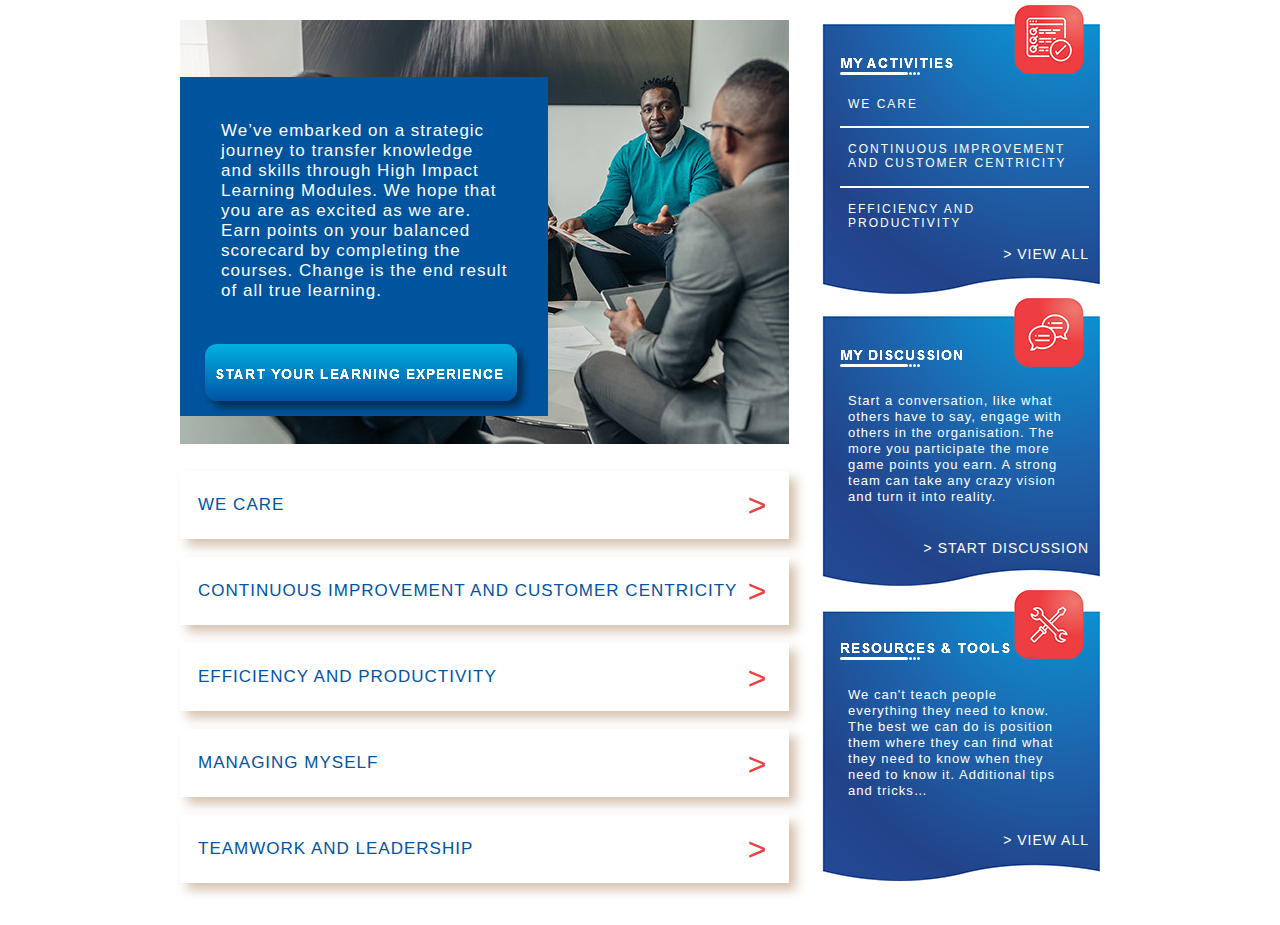
<file: index.html>
<!DOCTYPE html>
<html class="nojs html css_verticalspacer" lang="en-US">
 <head>

  <meta http-equiv="Content-type" content="text/html;charset=UTF-8"/>
  <meta name="generator" content="2018.1.0.386"/>
  <meta name="viewport" content="width=device-width, initial-scale=1.0"/>
  
  <script type="text/javascript">
   // Update the 'nojs'/'js' class on the html node
document.documentElement.className = document.documentElement.className.replace(/\bnojs\b/g, 'js');

// Check that all required assets are uploaded and up-to-date
if(typeof Muse == "undefined") window.Muse = {}; window.Muse.assets = {"required":["museutils.js", "museconfig.js", "jquery.musepolyfill.bgsize.js", "jquery.watch.js", "require.js", "index.css"], "outOfDate":[]};
</script>
  
  <title>Home</title>
  <!-- CSS -->
  <link rel="stylesheet" type="text/css" href="css/site_global.css?crc=444006867"/>
  <link rel="stylesheet" type="text/css" href="css/index.css?crc=3845429972" id="pagesheet"/>
   </head>
 <body>

  <div class="clearfix borderbox" id="page"><!-- group -->
   <div class="museBGSize grpelem" id="u424"><!-- content -->
    <div class="fluid_height_spacer"></div>
   </div>
   <div class="clearfix grpelem" id="u104"><!-- column -->
    <div class="clearfix colelem" id="u170-6"><!-- content -->
     <p>We’ve embarked on a strategic journey to transfer knowledge and skills through High Impact Learning Modules. We hope that you are as excited as we are. Earn points on your balanced scorecard by completing the courses. Change is the end result of all true learning.</p>
     <p>&nbsp;</p>
     <p>&nbsp;</p>
    </div>
    <div class="pointer_cursor Button shadow gradient rounded-corners clearfix colelem" id="buttonu348" data-visibility="changed" style="visibility:hidden"><!-- container box -->
     <a class="block" target="_blank" href="https://europassist.eu.crossknowledge.com/site/my-activity#/courses"><!-- Block link tag --></a>
     <a class="nonblock nontext grpelem" id="u349" href="https://europassist.eu.crossknowledge.com/site/my-activity#/courses" target="_blank"><!-- state-based BG images --><div id="u349_states"><img alt="START YOUR LEARNING EXPERIENCE" src="images/blank.gif?crc=4208392903"/><div class="fluid_height_spacer"></div></div></a>
    </div>
   </div>
   <div class="shadow grpelem" id="u110"><!-- simple frame --></div>
   <div class="shadow grpelem" id="u128"><!-- simple frame --></div>
   <div class="shadow grpelem" id="u131"><!-- simple frame --></div>
   <div class="shadow grpelem" id="u134"><!-- simple frame --></div>
   <div class="shadow grpelem" id="u122"><!-- simple frame --></div>
   <div class="clearfix grpelem" id="u167"><!-- column -->
    <div class="clip_frame colelem" id="u137"><!-- image -->
     <img class="block" id="u137_img" src="images/asset%208activities.png?crc=224294552" alt="" data-heightwidthratio="0.8947368421052632" data-image-width="323" data-image-height="289"/>
    </div>
    <div class="clip_frame colelem" id="u147"><!-- image -->
     <img class="block" id="u147_img" src="images/asset%205my%20discussion.png?crc=220429068" alt="" data-heightwidthratio="0.891640866873065" data-image-width="323" data-image-height="288"/>
    </div>
    <div class="clip_frame colelem" id="u154"><!-- image -->
     <img class="block" id="u154_img" src="images/asset%206resources.png?crc=203063581" alt="" data-heightwidthratio="0.9009287925696594" data-image-width="323" data-image-height="291"/>
    </div>
   </div>
   <a class="nonblock nontext clearfix grpelem" id="u182-4" href="https://europassist.eu.crossknowledge.com/sso/session/460/Enroll/yes/" target="_blank"><!-- content --><p>WE CARE</p></a>
   <a class="nonblock nontext clearfix grpelem" id="u358-4" href="https://europassist.eu.crossknowledge.com/sso/session/489/Enroll/yes/" target="_blank"><!-- content --><p>CONTINUOUS IMPROVEMENT AND CUSTOMER CENTRICITY</p></a>
   <a class="nonblock nontext clearfix grpelem" id="u239-4" href="https://europassist.eu.crossknowledge.com/sso/content/53595/" target="_blank"><!-- content --><p>EFFICIENCY AND PRODUCTIVITY</p></a>
   <div class="clearfix grpelem" id="u188-4"><!-- content -->
    <p>Start a conversation, like what others have to say, engage with others in the organisation. The more you participate the more game points you earn. A strong team can take any crazy vision and turn it into reality.</p>
   </div>
   <div class="clearfix grpelem" id="u194-4"><!-- content -->
    <p>We can't teach people everything they need to know. The best we can do is position them where they can find what they need to know when they need to know it. Additional tips and tricks…</p>
   </div>
   <img class="grpelem" id="u197-4" alt="MY ACTIVITIES" src="images/u197-4.png?crc=3974650784" data-image-width="145"/><!-- rasterized frame -->
   <img class="grpelem" id="u200-4" alt="MY DISCUSSION" src="images/u200-4.png?crc=458538687" data-image-width="145"/><!-- rasterized frame -->
   <div class="clearfix grpelem" id="u451"><!-- group -->
    <a class="nonblock nontext clearfix grpelem" id="u248-4" href="https://europassist.eu.crossknowledge.com/sso/session/460/Enroll/yes/" target="_blank" data-sizePolicy="fixed" data-pintopage="page_fluidx"><!-- content --><p id="u248-2">WE CARE</p></a>
    <a class="nonblock nontext clearfix grpelem" id="u257-4" href="https://europassist.eu.crossknowledge.com/sso/session/460/Enroll/yes/" target="_blank" data-sizePolicy="fixed" data-pintopage="page_fluidx"><!-- content --><p id="u257-2">&gt;</p></a>
   </div>
   <div class="clearfix grpelem" id="u439"><!-- group -->
    <a class="nonblock nontext clearfix grpelem" id="u265-4" href="courses.html" target="_blank" data-sizePolicy="fixed" data-pintopage="page_fluidx"><!-- content --><p id="u265-2">CONTINUOUS IMPROVEMENT AND CUSTOMER CENTRICITY</p></a>
    <a class="nonblock nontext clearfix grpelem" id="u264-4" href="courses.html" target="_blank" data-sizePolicy="fixed" data-pintopage="page_fluidx"><!-- content --><p id="u264-2">&gt;</p></a>
   </div>
   <div class="clearfix grpelem" id="u442"><!-- group -->
    <a class="nonblock nontext clearfix grpelem" id="u273-4" href="courses.html" target="_blank" data-sizePolicy="fixed" data-pintopage="page_fluidx"><!-- content --><p id="u273-2">EFFICIENCY AND PRODUCTIVITY</p></a>
    <a class="nonblock nontext clearfix grpelem" id="u274-4" href="courses.html" target="_blank" data-sizePolicy="fixed" data-pintopage="page_fluidx"><!-- content --><p id="u274-2">&gt;</p></a>
   </div>
   <div class="clearfix grpelem" id="u448"><!-- group -->
    <a class="nonblock nontext clearfix grpelem" id="u327-4" href="https://europassist.eu.crossknowledge.com/sso/content/53595/" target="_blank" data-sizePolicy="fixed" data-pintopage="page_fluidx"><!-- content --><p id="u327-2">TEAMWORK AND LEADERSHIP</p></a>
    <a class="nonblock nontext clearfix grpelem" id="u328-4" href="https://europassist.eu.crossknowledge.com/sso/content/53595/" target="_blank" data-sizePolicy="fixed" data-pintopage="page_fluidx"><!-- content --><p id="u328-2">&gt;</p></a>
   </div>
   <div class="clearfix grpelem" id="u445"><!-- group -->
    <a class="nonblock nontext clearfix grpelem" id="u291-4" href="https://europassist.eu.crossknowledge.com/sso/content/53595/" target="_blank" data-sizePolicy="fixed" data-pintopage="page_fluidx"><!-- content --><p id="u291-2">MANAGING MYSELF</p></a>
    <a class="nonblock nontext clearfix grpelem" id="u292-4" href="https://europassist.eu.crossknowledge.com/sso/content/53595/" target="_blank" data-sizePolicy="fixed" data-pintopage="page_fluidx"><!-- content --><p id="u292-2">&gt;</p></a>
   </div>
   <a class="nonblock nontext clearfix grpelem" id="u221-4" href="https://europassist.eu.crossknowledge.com/site/my-activity#/dashboard" target="_blank" data-sizePolicy="fixed" data-pintopage="page_fluidx"><!-- content --><p>&gt; VIEW ALL</p></a>
   <a class="nonblock nontext clearfix grpelem" id="u224-4" href="https://europassist.eu.crossknowledge.com/candidat/my_discussions.php" target="_blank" data-sizePolicy="fixed" data-pintopage="page_fluidx"><!-- content --><p>&gt; START DISCUSSION</p></a>
   <a class="nonblock nontext clearfix grpelem" id="u227-4" href="https://europassist.eu.crossknowledge.com/site/my-activity#/recent-resources" target="_blank" data-sizePolicy="fixed" data-pintopage="page_fluidx"><!-- content --><p>&gt; VIEW ALL</p></a>
   <img class="grpelem" id="u206-4" alt="RESOURCES &amp; TOOLS" src="images/u206-4.png?crc=3761479188" data-image-width="185"/><!-- rasterized frame -->
   <div class="grpelem" id="u242"><!-- simple frame --></div>
   <div class="grpelem" id="u245"><!-- simple frame --></div>
   <div class="clearfix grpelem" id="u373"><!-- group -->
    <div class="rounded-corners grpelem" id="u361"><!-- simple frame --></div>
    <div class="rounded-corners grpelem" id="u364"><!-- simple frame --></div>
    <div class="rounded-corners grpelem" id="u367"><!-- simple frame --></div>
    <div class="rounded-corners grpelem" id="u370"><!-- simple frame --></div>
   </div>
   <div class="clearfix grpelem" id="u376"><!-- group -->
    <div class="rounded-corners grpelem" id="u380"><!-- simple frame --></div>
    <div class="rounded-corners grpelem" id="u378"><!-- simple frame --></div>
    <div class="rounded-corners grpelem" id="u379"><!-- simple frame --></div>
    <div class="rounded-corners grpelem" id="u377"><!-- simple frame --></div>
   </div>
   <div class="clearfix grpelem" id="u406"><!-- group -->
    <div class="rounded-corners grpelem" id="u410"><!-- simple frame --></div>
    <div class="rounded-corners grpelem" id="u409"><!-- simple frame --></div>
    <div class="rounded-corners grpelem" id="u408"><!-- simple frame --></div>
    <div class="rounded-corners grpelem" id="u407"><!-- simple frame --></div>
   </div>
   <div class="verticalspacer" data-offset-top="883" data-content-above-spacer="883" data-content-below-spacer="41" data-sizePolicy="fixed" data-pintopage="page_fixedLeft"></div>
  </div>
  <div class="preload_images">
   <img class="preload" src="images/u349_states-r.png?crc=3940498510" alt=""/>
   <img class="preload" src="images/u349_states-m.png?crc=4081827754" alt=""/>
  </div>
  <!-- Other scripts -->
  <script type="text/javascript">
   // Decide whether to suppress missing file error or not based on preference setting
var suppressMissingFileError = false
</script>
  <script type="text/javascript">
   window.Muse.assets.check=function(c){if(!window.Muse.assets.checked){window.Muse.assets.checked=!0;var b={},d=function(a,b){if(window.getComputedStyle){var c=window.getComputedStyle(a,null);return c&&c.getPropertyValue(b)||c&&c[b]||""}if(document.documentElement.currentStyle)return(c=a.currentStyle)&&c[b]||a.style&&a.style[b]||"";return""},a=function(a){if(a.match(/^rgb/))return a=a.replace(/\s+/g,"").match(/([\d\,]+)/gi)[0].split(","),(parseInt(a[0])<<16)+(parseInt(a[1])<<8)+parseInt(a[2]);if(a.match(/^\#/))return parseInt(a.substr(1),
16);return 0},f=function(f){for(var g=document.getElementsByTagName("link"),j=0;j<g.length;j++)if("text/css"==g[j].type){var l=(g[j].href||"").match(/\/?css\/([\w\-]+\.css)\?crc=(\d+)/);if(!l||!l[1]||!l[2])break;b[l[1]]=l[2]}g=document.createElement("div");g.className="version";g.style.cssText="display:none; width:1px; height:1px;";document.getElementsByTagName("body")[0].appendChild(g);for(j=0;j<Muse.assets.required.length;){var l=Muse.assets.required[j],k=l.match(/([\w\-\.]+)\.(\w+)$/),i=k&&k[1]?
k[1]:null,k=k&&k[2]?k[2]:null;switch(k.toLowerCase()){case "css":i=i.replace(/\W/gi,"_").replace(/^([^a-z])/gi,"_$1");g.className+=" "+i;i=a(d(g,"color"));k=a(d(g,"backgroundColor"));i!=0||k!=0?(Muse.assets.required.splice(j,1),"undefined"!=typeof b[l]&&(i!=b[l]>>>24||k!=(b[l]&16777215))&&Muse.assets.outOfDate.push(l)):j++;g.className="version";break;case "js":j++;break;default:throw Error("Unsupported file type: "+k);}}c?c().jquery!="1.8.3"&&Muse.assets.outOfDate.push("jquery-1.8.3.min.js"):Muse.assets.required.push("jquery-1.8.3.min.js");
g.parentNode.removeChild(g);if(Muse.assets.outOfDate.length||Muse.assets.required.length)g="Some files on the server may be missing or incorrect. Clear browser cache and try again. If the problem persists please contact website author.",f&&Muse.assets.outOfDate.length&&(g+="\nOut of date: "+Muse.assets.outOfDate.join(",")),f&&Muse.assets.required.length&&(g+="\nMissing: "+Muse.assets.required.join(",")),suppressMissingFileError?(g+="\nUse SuppressMissingFileError key in AppPrefs.xml to show missing file error pop up.",console.log(g)):alert(g)};location&&location.search&&location.search.match&&location.search.match(/muse_debug/gi)?
setTimeout(function(){f(!0)},5E3):f()}};
var muse_init=function(){require.config({baseUrl:""});require(["jquery","museutils","whatinput","jquery.musepolyfill.bgsize","jquery.watch"],function(c){var $ = c;$(document).ready(function(){try{
window.Muse.assets.check($);/* body */
Muse.Utils.transformMarkupToFixBrowserProblemsPreInit();/* body */
Muse.Utils.prepHyperlinks(true);/* body */
Muse.Utils.makeButtonsVisibleAfterSettingMinWidth();/* body */
Muse.Utils.fullPage('#page');/* 100% height page */
Muse.Utils.showWidgetsWhenReady();/* body */
Muse.Utils.transformMarkupToFixBrowserProblems();/* body */
}catch(b){if(b&&"function"==typeof b.notify?b.notify():Muse.Assert.fail("Error calling selector function: "+b),false)throw b;}})})};

</script>
  <!-- RequireJS script -->
  <script src="scripts/require.js?crc=7928878" type="text/javascript" async data-main="scripts/museconfig.js?crc=4286661555" onload="if (requirejs) requirejs.onError = function(requireType, requireModule) { if (requireType && requireType.toString && requireType.toString().indexOf && 0 <= requireType.toString().indexOf('#scripterror')) window.Muse.assets.check(); }" onerror="window.Muse.assets.check();"></script>
   </body>
</html>
</file>
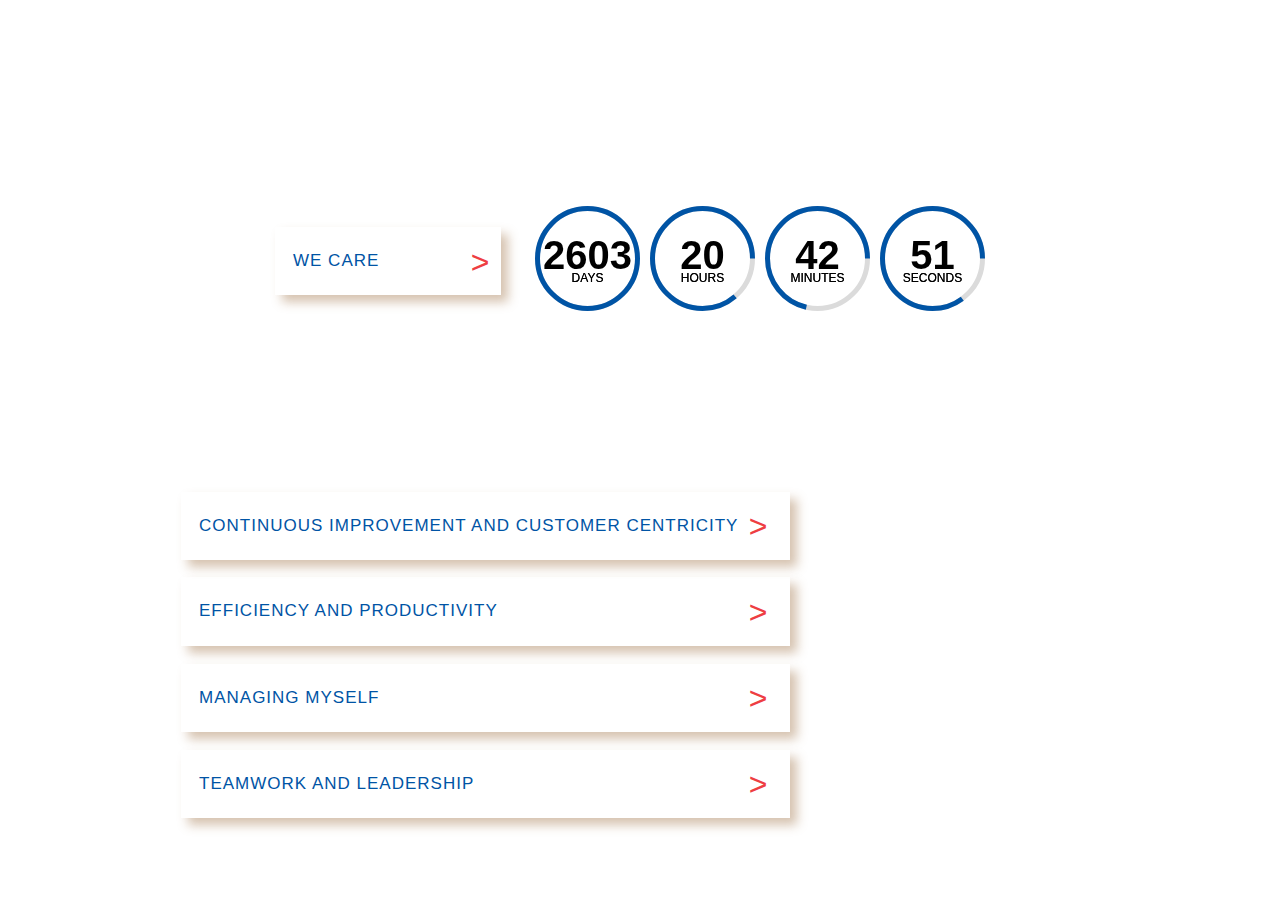
<file: courses.html>
<!DOCTYPE html>
<html class="nojs html css_verticalspacer" lang="en-US">
 <head>

  <meta http-equiv="Content-type" content="text/html;charset=UTF-8"/>
  <meta name="generator" content="2018.1.0.386"/>
  <meta name="viewport" content="width=device-width, initial-scale=1.0"/>
  
  <script type="text/javascript">
   // Update the 'nojs'/'js' class on the html node
document.documentElement.className = document.documentElement.className.replace(/\bnojs\b/g, 'js');

// Check that all required assets are uploaded and up-to-date
if(typeof Muse == "undefined") window.Muse = {}; window.Muse.assets = {"required":["museutils.js", "museconfig.js", "jquery.watch.js", "require.js", "courses.css"], "outOfDate":[]};
</script>
  
  <title>Courses</title>
  <!-- CSS -->
  <link rel="stylesheet" type="text/css" href="css/site_global.css?crc=444006867"/>
  <link rel="stylesheet" type="text/css" href="css/courses.css?crc=287027855" id="pagesheet"/>
    <!--HTML Widget code-->
  
	<link rel='stylesheet prefetch' href='http://fonts.googleapis.com/css?family=Lato:100,300,400,700,900'>
	
 </head>
 <body>

  <div class="clearfix borderbox" id="page"><!-- column -->
   <div class="clearfix colelem" id="pu471"><!-- group -->
    <div class="shadow clearfix grpelem" id="u471"><!-- group -->
     <a class="nonblock nontext clearfix grpelem" id="u484-4" href="https://europassist.eu.crossknowledge.com/sso/session/460/Enroll/yes/" target="_blank" data-sizePolicy="fixed" data-pintopage="page_fluidx"><!-- content --><p id="u484-2">WE CARE</p></a>
     <a class="nonblock nontext clearfix grpelem" id="u485-4" href="https://europassist.eu.crossknowledge.com/sso/session/460/Enroll/yes/" target="_blank" data-sizePolicy="fixed" data-pintopage="page_fluidx"><!-- content --><p id="u485-2">&gt;</p></a>
    </div>
    <div class="size_fixed grpelem" id="u560" data-sizePolicy="fixed" data-pintopage="page_fixedLeft"><!-- custom html -->
     
 <div class="countdownwrap"></div>
 	
    </div>
    <div class="grpelem" id="u565"><!-- simple frame --></div>
   </div>
   <div class="shadow clearfix colelem" id="u475"><!-- group -->
    <div class="clearfix grpelem" id="u486"><!-- group -->
     <a class="nonblock nontext clearfix grpelem" id="u488-4" href="https://europassist.eu.crossknowledge.com/sso/session/489/Enroll/yes/" target="_blank" data-sizePolicy="fixed" data-pintopage="page_fluidx"><!-- content --><p id="u488-2">CONTINUOUS IMPROVEMENT AND CUSTOMER CENTRICITY</p></a>
     <a class="nonblock nontext clearfix grpelem" id="u487-4" href="https://europassist.eu.crossknowledge.com/sso/session/489/Enroll/yes/" target="_blank" data-sizePolicy="fixed" data-pintopage="page_fluidx"><!-- content --><p id="u487-2">&gt;</p></a>
    </div>
   </div>
   <div class="shadow clearfix colelem" id="u472"><!-- group -->
    <div class="clearfix grpelem" id="u489"><!-- group -->
     <a class="nonblock nontext clearfix grpelem" id="u490-4" href="https://europassist.eu.crossknowledge.com/sso/content/53595/" target="_blank" data-sizePolicy="fixed" data-pintopage="page_fluidx"><!-- content --><p id="u490-2">EFFICIENCY AND PRODUCTIVITY</p></a>
     <a class="nonblock nontext clearfix grpelem" id="u491-4" href="https://europassist.eu.crossknowledge.com/sso/content/53595/" target="_blank" data-sizePolicy="fixed" data-pintopage="page_fluidx"><!-- content --><p id="u491-2">&gt;</p></a>
    </div>
   </div>
   <div class="shadow clearfix colelem" id="u473"><!-- group -->
    <div class="clearfix grpelem" id="u495"><!-- group -->
     <a class="nonblock nontext clearfix grpelem" id="u496-4" href="https://europassist.eu.crossknowledge.com/sso/content/53595/" target="_blank" data-sizePolicy="fixed" data-pintopage="page_fluidx"><!-- content --><p id="u496-2">MANAGING MYSELF</p></a>
     <a class="nonblock nontext clearfix grpelem" id="u497-4" href="https://europassist.eu.crossknowledge.com/sso/content/53595/" target="_blank" data-sizePolicy="fixed" data-pintopage="page_fluidx"><!-- content --><p id="u497-2">&gt;</p></a>
    </div>
   </div>
   <div class="shadow clearfix colelem" id="u474"><!-- group -->
    <div class="clearfix grpelem" id="u492"><!-- group -->
     <a class="nonblock nontext clearfix grpelem" id="u494-4" href="https://europassist.eu.crossknowledge.com/sso/content/53595/" target="_blank" data-sizePolicy="fixed" data-pintopage="page_fluidx"><!-- content --><p id="u494-2">TEAMWORK AND LEADERSHIP</p></a>
     <a class="nonblock nontext clearfix grpelem" id="u493-4" href="https://europassist.eu.crossknowledge.com/sso/content/53595/" target="_blank" data-sizePolicy="fixed" data-pintopage="page_fluidx"><!-- content --><p id="u493-2">&gt;</p></a>
    </div>
   </div>
   <div class="verticalspacer" data-offset-top="817" data-content-above-spacer="817" data-content-below-spacer="41" data-sizePolicy="fixed" data-pintopage="page_fixedLeft"></div>
  </div>
  <!-- JS includes -->
  <script type="text/javascript">
   if (document.location.protocol != 'https:') document.write('\x3Cscript src="http://musecdn.businesscatalyst.com/scripts/4.0/jquery-1.8.3.min.js" type="text/javascript">\x3C/script>');
</script>
  <script type="text/javascript">
   window.jQuery || document.write('\x3Cscript src="scripts/jquery-1.8.3.min.js?crc=209076791" type="text/javascript">\x3C/script>');
</script>
  <!-- Other scripts -->
  <script type="text/javascript">
   // Decide whether to suppress missing file error or not based on preference setting
var suppressMissingFileError = false
</script>
  <script type="text/javascript">
   window.Muse.assets.check=function(c){if(!window.Muse.assets.checked){window.Muse.assets.checked=!0;var b={},d=function(a,b){if(window.getComputedStyle){var c=window.getComputedStyle(a,null);return c&&c.getPropertyValue(b)||c&&c[b]||""}if(document.documentElement.currentStyle)return(c=a.currentStyle)&&c[b]||a.style&&a.style[b]||"";return""},a=function(a){if(a.match(/^rgb/))return a=a.replace(/\s+/g,"").match(/([\d\,]+)/gi)[0].split(","),(parseInt(a[0])<<16)+(parseInt(a[1])<<8)+parseInt(a[2]);if(a.match(/^\#/))return parseInt(a.substr(1),
16);return 0},f=function(f){for(var g=document.getElementsByTagName("link"),j=0;j<g.length;j++)if("text/css"==g[j].type){var l=(g[j].href||"").match(/\/?css\/([\w\-]+\.css)\?crc=(\d+)/);if(!l||!l[1]||!l[2])break;b[l[1]]=l[2]}g=document.createElement("div");g.className="version";g.style.cssText="display:none; width:1px; height:1px;";document.getElementsByTagName("body")[0].appendChild(g);for(j=0;j<Muse.assets.required.length;){var l=Muse.assets.required[j],k=l.match(/([\w\-\.]+)\.(\w+)$/),i=k&&k[1]?
k[1]:null,k=k&&k[2]?k[2]:null;switch(k.toLowerCase()){case "css":i=i.replace(/\W/gi,"_").replace(/^([^a-z])/gi,"_$1");g.className+=" "+i;i=a(d(g,"color"));k=a(d(g,"backgroundColor"));i!=0||k!=0?(Muse.assets.required.splice(j,1),"undefined"!=typeof b[l]&&(i!=b[l]>>>24||k!=(b[l]&16777215))&&Muse.assets.outOfDate.push(l)):j++;g.className="version";break;case "js":j++;break;default:throw Error("Unsupported file type: "+k);}}c?c().jquery!="1.8.3"&&Muse.assets.outOfDate.push("jquery-1.8.3.min.js"):Muse.assets.required.push("jquery-1.8.3.min.js");
g.parentNode.removeChild(g);if(Muse.assets.outOfDate.length||Muse.assets.required.length)g="Some files on the server may be missing or incorrect. Clear browser cache and try again. If the problem persists please contact website author.",f&&Muse.assets.outOfDate.length&&(g+="\nOut of date: "+Muse.assets.outOfDate.join(",")),f&&Muse.assets.required.length&&(g+="\nMissing: "+Muse.assets.required.join(",")),suppressMissingFileError?(g+="\nUse SuppressMissingFileError key in AppPrefs.xml to show missing file error pop up.",console.log(g)):alert(g)};location&&location.search&&location.search.match&&location.search.match(/muse_debug/gi)?
setTimeout(function(){f(!0)},5E3):f()}};
var muse_init=function(){require.config({baseUrl:""});require(["jquery","museutils","whatinput","jquery.watch"],function(c){var $ = c;$(document).ready(function(){try{
window.Muse.assets.check($);/* body */
Muse.Utils.transformMarkupToFixBrowserProblemsPreInit();/* body */
Muse.Utils.prepHyperlinks(true);/* body */
Muse.Utils.makeButtonsVisibleAfterSettingMinWidth();/* body */
Muse.Utils.fullPage('#page');/* 100% height page */
Muse.Utils.showWidgetsWhenReady();/* body */
Muse.Utils.transformMarkupToFixBrowserProblems();/* body */
}catch(b){if(b&&"function"==typeof b.notify?b.notify():Muse.Assert.fail("Error calling selector function: "+b),false)throw b;}})})};

</script>
  <!-- RequireJS script -->
  <script src="scripts/require.js?crc=7928878" type="text/javascript" async data-main="scripts/museconfig.js?crc=4286661555" onload="if (requirejs) requirejs.onError = function(requireType, requireModule) { if (requireType && requireType.toString && requireType.toString().indexOf && 0 <= requireType.toString().indexOf('#scripterror')) window.Muse.assets.check(); }" onerror="window.Muse.assets.check();"></script>
  
  <!--HTML Widget code-->
  
        <script>
var ringer={countdown_to:"06/10/2019",rings:{DAYS:{s:864e5,max:365},HOURS:{s:36e5,max:24},MINUTES:{s:6e4,max:60},SECONDS:{s:1e3,max:60},MICROSECS:{s:10,max:100}},r_count:5,r_spacing:10,r_size:100,r_thickness:5,update_interval:11,init:function(){$r=ringer,$r.cvs=document.createElement("canvas"),$r.size={w:($r.r_size+$r.r_thickness)*$r.r_count+$r.r_spacing*($r.r_count-1),h:$r.r_size+$r.r_thickness},$r.cvs.setAttribute("width",$r.size.w),$r.cvs.setAttribute("height",$r.size.h),$r.ctx=$r.cvs.getContext("2d"),$(".countdownwrap").append($r.cvs),$r.cvs=$($r.cvs),$r.ctx.textAlign="center",$r.actual_size=$r.r_size+$r.r_thickness,$r.countdown_to_time=new Date($r.countdown_to).getTime(),$r.cvs.css({width:$r.size.w+"px",height:$r.size.h+"px"}),$r.go()},ctx:null,go:function(){var r=0;$r.time=(new Date).getTime()-$r.countdown_to_time;for(var t in $r.rings)$r.unit(r++,t,$r.rings[t]);setTimeout($r.go,$r.update_interval)},unit:function(r,t,e){var i,s,$,c=e.s;$=parseFloat($r.time/c),$r.time-=Math.round(parseInt($))*c,$=Math.abs($),i=.5*$r.r_size+.5*$r.r_thickness,i+=+(r*($r.r_size+$r.r_spacing+$r.r_thickness)),s=.5*$r.r_size,s+=.5*$r.r_thickness;var n=360-$/e.max*360,a=n*(Math.PI/180);$r.ctx.save(),$r.ctx.translate(i,s),$r.ctx.clearRect($r.actual_size*-.5,$r.actual_size*-.5,$r.actual_size,$r.actual_size),$r.ctx.strokeStyle="#DBDBDB",$r.ctx.beginPath(),$r.ctx.arc(0,0,$r.r_size/2,0,2*Math.PI,2),$r.ctx.lineWidth=$r.r_thickness,$r.ctx.stroke(),$r.ctx.strokeStyle="#0054A5",$r.ctx.beginPath(),$r.ctx.arc(0,0,$r.r_size/2,0,a,1),$r.ctx.lineWidth=$r.r_thickness,$r.ctx.stroke(),$r.ctx.fillStyle="#000000",$r.ctx.font="12px Helvetica",$r.ctx.fillText(t,0,23),$r.ctx.fillText(t,0,23),$r.ctx.font="bold 40px Helvetica",$r.ctx.fillText(Math.floor($),0,10),$r.ctx.restore()}};ringer.init();        </script>
		
   </body>
</html>
</file>
<file: css/site_global.css>
html{min-height:100%;min-width:100%;-ms-text-size-adjust:none;}body,div,dl,dt,dd,ul,ol,li,nav,h1,h2,h3,h4,h5,h6,pre,code,form,fieldset,legend,input,button,textarea,p,blockquote,th,td,a{margin:0px;padding:0px;border-width:0px;border-style:solid;border-color:transparent;-webkit-transform-origin:left top;-ms-transform-origin:left top;-o-transform-origin:left top;transform-origin:left top;background-repeat:no-repeat;}button.submit-btn{-moz-box-sizing:content-box;-webkit-box-sizing:content-box;box-sizing:content-box;}.transition{-webkit-transition-property:background-image,background-position,background-color,border-color,border-radius,color,font-size,font-style,font-weight,letter-spacing,line-height,text-align,box-shadow,text-shadow,opacity;transition-property:background-image,background-position,background-color,border-color,border-radius,color,font-size,font-style,font-weight,letter-spacing,line-height,text-align,box-shadow,text-shadow,opacity;}.transition *{-webkit-transition:inherit;transition:inherit;}table{border-collapse:collapse;border-spacing:0px;}fieldset,img{border:0px;border-style:solid;-webkit-transform-origin:left top;-ms-transform-origin:left top;-o-transform-origin:left top;transform-origin:left top;}address,caption,cite,code,dfn,em,strong,th,var,optgroup{font-style:inherit;font-weight:inherit;}del,ins{text-decoration:none;}li{list-style:none;}caption,th{text-align:left;}h1,h2,h3,h4,h5,h6{font-size:100%;font-weight:inherit;}input,button,textarea,select,optgroup,option{font-family:inherit;font-size:inherit;font-style:inherit;font-weight:inherit;}.form-grp input,.form-grp textarea{-webkit-appearance:none;-webkit-border-radius:0;}body{font-family:Arial, Helvetica Neue, Helvetica, sans-serif;text-align:left;font-size:14px;line-height:17px;word-wrap:break-word;text-rendering:optimizeLegibility;-moz-font-feature-settings:'liga';-ms-font-feature-settings:'liga';-webkit-font-feature-settings:'liga';font-feature-settings:'liga';}a:link{color:#0000FF;text-decoration:underline;}a:visited{color:#800080;text-decoration:underline;}a:hover{color:#0000FF;text-decoration:underline;}a:active{color:#EE0000;text-decoration:underline;}a.nontext{color:black;text-decoration:none;font-style:normal;font-weight:normal;}.normal_text{color:#000000;direction:ltr;font-family:Arial, Helvetica Neue, Helvetica, sans-serif;font-size:14px;font-style:normal;font-weight:normal;letter-spacing:0px;line-height:17px;text-align:left;text-decoration:none;text-indent:0px;text-transform:none;vertical-align:0px;padding:0px;}.list0 li:before{position:absolute;right:100%;letter-spacing:0px;text-decoration:none;font-weight:normal;font-style:normal;}.rtl-list li:before{right:auto;left:100%;}.nls-None > li:before,.nls-None .list3 > li:before,.nls-None .list6 > li:before{margin-right:6px;content:'•';}.nls-None .list1 > li:before,.nls-None .list4 > li:before,.nls-None .list7 > li:before{margin-right:6px;content:'○';}.nls-None,.nls-None .list1,.nls-None .list2,.nls-None .list3,.nls-None .list4,.nls-None .list5,.nls-None .list6,.nls-None .list7,.nls-None .list8{padding-left:34px;}.nls-None.rtl-list,.nls-None .list1.rtl-list,.nls-None .list2.rtl-list,.nls-None .list3.rtl-list,.nls-None .list4.rtl-list,.nls-None .list5.rtl-list,.nls-None .list6.rtl-list,.nls-None .list7.rtl-list,.nls-None .list8.rtl-list{padding-left:0px;padding-right:34px;}.nls-None .list2 > li:before,.nls-None .list5 > li:before,.nls-None .list8 > li:before{margin-right:6px;content:'-';}.nls-None.rtl-list > li:before,.nls-None .list1.rtl-list > li:before,.nls-None .list2.rtl-list > li:before,.nls-None .list3.rtl-list > li:before,.nls-None .list4.rtl-list > li:before,.nls-None .list5.rtl-list > li:before,.nls-None .list6.rtl-list > li:before,.nls-None .list7.rtl-list > li:before,.nls-None .list8.rtl-list > li:before{margin-right:0px;margin-left:6px;}.TabbedPanelsTab{white-space:nowrap;}.MenuBar .MenuBarView,.MenuBar .SubMenuView{display:block;list-style:none;}.MenuBar .SubMenu{display:none;position:absolute;}.NoWrap{white-space:nowrap;word-wrap:normal;}.rootelem{margin-left:auto;margin-right:auto;}.colelem{display:inline;float:left;clear:both;}.clearfix:after{content:"\0020";visibility:hidden;display:block;height:0px;clear:both;}*:first-child+html .clearfix{zoom:1;}.clip_frame{overflow:hidden;}.popup_anchor{position:relative;width:0px;height:0px;}.allow_click_through *{pointer-events:auto;}.popup_element{z-index:100000;}.svg{display:block;vertical-align:top;}span.wrap{content:'';clear:left;display:block;}span.actAsInlineDiv{display:inline-block;}.position_content,.excludeFromNormalFlow{float:left;}.preload_images{position:absolute;overflow:hidden;left:-9999px;top:-9999px;height:1px;width:1px;}.preload{height:1px;width:1px;}.animateStates{-webkit-transition:0.3s ease-in-out;-moz-transition:0.3s ease-in-out;-o-transition:0.3s ease-in-out;transition:0.3s ease-in-out;}[data-whatinput="mouse"] *:focus,[data-whatinput="touch"] *:focus,input:focus,textarea:focus{outline:none;}textarea{resize:none;overflow:auto;}.allow_click_through,.fld-prompt{pointer-events:none;}.wrapped-input{position:absolute;top:0px;left:0px;background:transparent;border:none;}.submit-btn{z-index:50000;cursor:pointer;}.anchor_item{width:22px;height:18px;}.MenuBar .SubMenuVisible,.MenuBarVertical .SubMenuVisible,.MenuBar .SubMenu .SubMenuVisible,.popup_element.Active,span.actAsPara,.actAsDiv,a.nonblock.nontext,img.block{display:block;}.widget_invisible,.js .invi,.js .mse_pre_init{visibility:hidden;}.ose_ei{visibility:hidden;z-index:0;}.no_vert_scroll{overflow-y:hidden;}.always_vert_scroll{overflow-y:scroll;}.always_horz_scroll{overflow-x:scroll;}.fullscreen{overflow:hidden;left:0px;top:0px;position:fixed;height:100%;width:100%;-moz-box-sizing:border-box;-webkit-box-sizing:border-box;-ms-box-sizing:border-box;box-sizing:border-box;}.fullwidth{position:absolute;}.borderbox{-moz-box-sizing:border-box;-webkit-box-sizing:border-box;-ms-box-sizing:border-box;box-sizing:border-box;}.scroll_wrapper{position:absolute;overflow:auto;left:0px;right:0px;top:0px;bottom:0px;padding-top:0px;padding-bottom:0px;margin-top:0px;margin-bottom:0px;}.browser_width > *{position:absolute;left:0px;right:0px;}.grpelem,.accordion_wrapper{display:inline;float:left;}.fld-checkbox input[type=checkbox],.fld-radiobutton input[type=radio]{position:absolute;overflow:hidden;clip:rect(0px, 0px, 0px, 0px);height:1px;width:1px;margin:-1px;padding:0px;border:0px;}.fld-checkbox input[type=checkbox] + label,.fld-radiobutton input[type=radio] + label{display:inline-block;background-repeat:no-repeat;cursor:pointer;float:left;width:100%;height:100%;}.pointer_cursor,.fld-recaptcha-mode,.fld-recaptcha-refresh,.fld-recaptcha-help{cursor:pointer;}p,h1,h2,h3,h4,h5,h6,ol,ul,span.actAsPara{max-height:1000000px;}.superscript{vertical-align:super;font-size:66%;line-height:0px;}.subscript{vertical-align:sub;font-size:66%;line-height:0px;}.horizontalSlideShow{-ms-touch-action:pan-y;touch-action:pan-y;}.verticalSlideShow{-ms-touch-action:pan-x;touch-action:pan-x;}.colelem100,.verticalspacer{clear:both;}.list0 li,.MenuBar .MenuItemContainer,.SlideShowContentPanel .fullscreen img,.css_verticalspacer .verticalspacer{position:relative;}.popup_element.Inactive,.js .disn,.js .an_invi,.hidden,.breakpoint{display:none;}#muse_css_mq{position:absolute;display:none;background-color:#FFFFFE;}.fluid_height_spacer{width:0.01px;}.muse_check_css{display:none;position:fixed;}@media screen and (-webkit-min-device-pixel-ratio:0){body{text-rendering:auto;}}
</file>
<file: css/index.css>
.version.index{color:#0000E5;background-color:#349AD4;}#page{z-index:1;min-height:438px;background-image:none;border-width:0px;border-color:#000000;background-color:transparent;padding-bottom:42px;width:100%;max-width:960px;margin-left:auto;margin-right:auto;}#u424{z-index:2;opacity:1;-ms-filter:"progid:DXImageTransform.Microsoft.Alpha(Opacity=100)";filter:alpha(opacity=100);position:relative;margin-right:-10000px;margin-top:20px;width:63.44%;left:2.09%;background:transparent url("../images/wecare_agents_supervisors.jpg?crc=481325904") no-repeat left top;background-size:cover;}#u424 .fluid_height_spacer{padding-bottom:69.6223316912972%;}#u104{z-index:3;background-color:#00549E;padding-top:44px;padding-bottom:15.100000000000023px;position:relative;margin-right:-10000px;margin-top:77px;width:38.34%;left:2.09%;}#u170-6{z-index:16;min-height:184px;background-color:transparent;line-height:20px;font-size:17px;color:#FFFFFF;letter-spacing:1px;position:relative;width:77.99%;margin-left:11.15%;}#buttonu348{z-index:113;box-shadow:6px 6px 8px rgba(0,0,0,0.5);background:-webkit-gradient(linear, center top, center bottom, from(#00B0E1),color-stop(100%, #0054A5));background:-webkit-linear-gradient(top,#00B0E1 ,#0054A5 100%);background:linear-gradient(to bottom,#00B0E1 ,#0054A5 100%);filter:progid:DXImageTransform.Microsoft.gradient(startColorstr=#FF00B0E1, endColorstr=#FF0054A5, GradientType=0);-ms-filter:"progid:DXImageTransform.Microsoft.gradient(startColorstr='#FF00B0E1', endColorstr='#FF0054A5', GradientType=0)";border-color:#787878;border-radius:12px;padding-bottom:8px;margin-top:3px;position:relative;width:84.79%;margin-left:6.8%;}#buttonu348:hover{box-shadow:6px 6px 8px rgba(0,0,0,0.5);background:-webkit-gradient(linear, center top, center bottom, from(#141414),color-stop(100%, #0054A5));background:-webkit-linear-gradient(top,#141414 ,#0054A5 100%);background:linear-gradient(to bottom,#141414 ,#0054A5 100%);filter:progid:DXImageTransform.Microsoft.gradient(startColorstr=#FF141414, endColorstr=#FF0054A5, GradientType=0);-ms-filter:"progid:DXImageTransform.Microsoft.gradient(startColorstr='#FF141414', endColorstr='#FF0054A5', GradientType=0)";min-height:0px;width:84.79%;margin:3px 0px 0px 6.7934782608695645%;}#buttonu348.ButtonSelected{background:-webkit-gradient(linear, center top, center bottom, from(#00B0E1),color-stop(100%, #0054A5));background:-webkit-linear-gradient(top,#00B0E1 ,#0054A5 100%);background:linear-gradient(to bottom,#00B0E1 ,#0054A5 100%);filter:progid:DXImageTransform.Microsoft.gradient(startColorstr=#FF00B0E1, endColorstr=#FF0054A5, GradientType=0);-ms-filter:"progid:DXImageTransform.Microsoft.gradient(startColorstr='#FF00B0E1', endColorstr='#FF0054A5', GradientType=0)";min-height:0px;width:84.79%;margin:3px 0px 0px 6.7934782608695645%;}#u349{z-index:115;vertical-align:top;position:relative;margin-right:-10000px;margin-top:11px;width:93.59%;left:3.21%;}#u349_states{float:left;width:100%;background:transparent url("../images/u349_states.png?crc=3940498510") no-repeat center;background-size:100%;}#u349_states .fluid_height_spacer{padding-bottom:7.191780821917808%;}#buttonu348:hover #u349_states{background:transparent url("../images/u349_states-r.png?crc=3940498510") no-repeat center;background-size:100%;}#buttonu348:active #u349_states{background:transparent url("../images/u349_states-m.png?crc=4081827754") no-repeat center;background-size:100%;}#u110{z-index:4;height:68px;box-shadow:7px 7px 10px rgba(166,124,82,0.46);background-color:#FFFFFF;position:relative;margin-right:-10000px;margin-top:471px;width:63.44%;left:2.09%;}#u128{z-index:5;height:68px;box-shadow:7px 7px 10px rgba(166,124,82,0.46);background-color:#FFFFFF;position:relative;margin-right:-10000px;margin-top:643px;width:63.44%;left:2.09%;}#u131{z-index:6;height:68px;box-shadow:7px 7px 10px rgba(166,124,82,0.46);background-color:#FFFFFF;position:relative;margin-right:-10000px;margin-top:729px;width:63.44%;left:2.09%;}#u134{z-index:7;height:68px;box-shadow:7px 7px 10px rgba(166,124,82,0.46);background-color:#FFFFFF;position:relative;margin-right:-10000px;margin-top:815px;width:63.44%;left:2.09%;}#u122{z-index:8;height:68px;box-shadow:7px 7px 10px rgba(166,124,82,0.46);background-color:#FFFFFF;position:relative;margin-right:-10000px;margin-top:557px;width:63.44%;left:2.09%;}#u167{z-index:9;border-width:0px;border-color:transparent;background-color:transparent;padding-bottom:0px;position:relative;margin-right:-10000px;margin-top:5px;width:33.65%;left:64.28%;}#u137{z-index:10;background-color:transparent;position:relative;width:100%;}#u137_img{padding-bottom:1.2382216283702696%;width:100%;}#u147{z-index:12;background-color:transparent;position:relative;width:100%;}#u147_img{padding-bottom:1.547777035462837%;width:100%;}#u154{z-index:14;background-color:transparent;top:-1px;margin-bottom:-1px;position:relative;width:100%;}#u154_img{padding-bottom:0.6191108141851348%;width:100%;}#u182-4{z-index:22;min-height:15px;background-color:transparent;line-height:14px;font-size:12px;color:#FFFFFF;letter-spacing:2px;position:relative;margin-right:-10000px;margin-top:97px;width:25.11%;left:71.67%;}#u182-4:hover{padding-top:0px;padding-bottom:0px;min-height:15px;width:25.11%;margin:97px -10000px 0px 0%;}#u358-4{z-index:26;min-height:30px;background-color:transparent;line-height:14px;font-size:12px;color:#FFFFFF;letter-spacing:2px;position:relative;margin-right:-10000px;margin-top:142px;width:25.11%;left:71.67%;}#u358-4:hover{padding-top:0px;padding-bottom:0px;min-height:30px;width:25.11%;margin:142px -10000px 0px 0%;}#u239-4{z-index:30;min-height:10px;background-color:transparent;line-height:14px;font-size:12px;color:#FFFFFF;letter-spacing:2px;position:relative;margin-right:-10000px;margin-top:202px;width:25.11%;left:71.67%;}#u239-4:hover{padding-top:0px;padding-bottom:0px;min-height:10px;width:25.11%;margin:202px -10000px 0px 0%;}#u188-4{z-index:34;min-height:121px;background-color:transparent;line-height:16px;font-size:13px;color:#FFFFFF;letter-spacing:1px;position:relative;margin-right:-10000px;margin-top:393px;width:23.03%;left:71.67%;}#u194-4{z-index:38;min-height:118px;background-color:transparent;line-height:16px;font-size:13px;color:#FFFFFF;letter-spacing:1px;position:relative;margin-right:-10000px;margin-top:687px;width:23.03%;left:71.67%;}#u197-4{z-index:42;display:block;vertical-align:top;position:relative;margin-right:-10000px;margin-top:55px;width:15.11%;left:70.84%;}#u200-4{z-index:46;display:block;vertical-align:top;position:relative;margin-right:-10000px;margin-top:347px;width:15.11%;left:70.84%;}#u451{z-index:50;width:580px;border-width:0px;border-color:transparent;background-color:transparent;position:relative;margin-right:-10000px;margin-top:470px;left:3.96%;}#u248-4{z-index:51;width:541px;min-height:69px;background-color:transparent;letter-spacing:1px;font-size:17px;text-align:left;color:#0054A5;line-height:20px;position:relative;margin-right:-10000px;margin-top:1px;}#u248-4:hover{background-color:transparent;padding-top:0px;padding-bottom:0px;min-height:69px;width:541px;margin:1px -10000px 0px 0%;}#u257-4{z-index:55;width:41px;min-height:70px;background-color:transparent;letter-spacing:1px;font-size:32px;text-align:center;color:#EE3E42;line-height:38px;position:relative;margin-right:-10000px;left:92.94%;}#u257-4:hover{padding-top:0px;padding-bottom:0px;min-height:70px;width:41px;margin:0px -10000px 0px 0%;}#u257-2{padding-top:16px;}#u439{z-index:59;width:580px;border-width:0px;border-color:transparent;background-color:transparent;position:relative;margin-right:-10000px;margin-top:557px;left:3.96%;}#u265-4{z-index:60;width:541px;min-height:68px;background-color:transparent;letter-spacing:1px;font-size:17px;text-align:left;color:#0054A5;line-height:20px;position:relative;margin-right:-10000px;}#u264-4{z-index:64;width:41px;min-height:68px;background-color:transparent;letter-spacing:1px;font-size:32px;text-align:center;color:#EE3E42;line-height:38px;position:relative;margin-right:-10000px;left:92.94%;}#u442{z-index:68;width:580px;border-width:0px;border-color:transparent;background-color:transparent;position:relative;margin-right:-10000px;margin-top:643px;left:3.96%;}#u273-4{z-index:69;width:541px;min-height:68px;background-color:transparent;letter-spacing:1px;font-size:17px;text-align:left;color:#0054A5;line-height:20px;position:relative;margin-right:-10000px;}#u273-4:hover p{color:#FF0000;visibility:inherit;}#u274-4{z-index:73;width:41px;min-height:68px;background-color:transparent;letter-spacing:1px;font-size:32px;text-align:center;color:#EE3E42;line-height:38px;position:relative;margin-right:-10000px;margin-top:1px;left:92.94%;}#u448{z-index:77;width:580px;border-width:0px;border-color:transparent;background-color:transparent;position:relative;margin-right:-10000px;margin-top:815px;left:3.96%;}#u327-4{z-index:78;width:541px;min-height:68px;background-color:transparent;letter-spacing:1px;font-size:17px;text-align:left;color:#0054A5;line-height:20px;position:relative;margin-right:-10000px;}#u328-4{z-index:82;width:41px;min-height:68px;background-color:transparent;letter-spacing:1px;font-size:32px;text-align:center;color:#EE3E42;line-height:38px;position:relative;margin-right:-10000px;left:92.94%;}#u264-4:hover,#u328-4:hover{padding-top:0px;padding-bottom:0px;min-height:68px;width:41px;margin:0px -10000px 0px 0%;}#u445{z-index:86;width:580px;border-width:0px;border-color:transparent;background-color:transparent;position:relative;margin-right:-10000px;margin-top:729px;left:3.96%;}#u291-4{z-index:87;width:541px;min-height:68px;background-color:transparent;letter-spacing:1px;font-size:17px;text-align:left;color:#0054A5;line-height:20px;position:relative;margin-right:-10000px;}#u265-4:hover,#u273-4:hover,#u327-4:hover,#u291-4:hover{padding-top:0px;padding-bottom:0px;min-height:68px;width:541px;margin:0px -10000px 0px 0%;}#u248-2,#u265-2,#u273-2,#u327-2,#u291-2{padding-top:24px;}#u292-4{z-index:91;width:41px;min-height:68px;background-color:transparent;letter-spacing:1px;font-size:32px;text-align:center;color:#EE3E42;line-height:38px;position:relative;margin-right:-10000px;margin-top:1px;left:92.94%;}#u274-4:hover,#u292-4:hover{padding-top:0px;padding-bottom:0px;min-height:68px;width:41px;margin:1px -10000px 0px 0%;}#u257-4:hover p,#u264-4:hover p,#u274-4:hover p,#u328-4:hover p,#u292-4:hover p{color:#0054A5;visibility:inherit;}#u264-2,#u274-2,#u328-2,#u292-2{padding-top:15px;}#u221-4{z-index:95;width:145px;min-height:15px;background-color:transparent;text-align:right;color:#FFFFFF;letter-spacing:1px;position:relative;margin-right:-10000px;margin-top:246px;left:81.67%;}#u221-4:hover{padding-top:0px;padding-bottom:0px;min-height:15px;width:145px;margin:246px -10000px 0px 0%;}#u224-4{z-index:99;width:183px;min-height:15px;background-color:transparent;text-align:right;color:#FFFFFF;letter-spacing:1px;position:relative;margin-right:-10000px;margin-top:540px;left:77.71%;}#u224-4:hover{padding-top:0px;padding-bottom:0px;min-height:15px;width:183px;margin:540px -10000px 0px 0%;}#u227-4{z-index:103;width:145px;min-height:15px;background-color:transparent;text-align:right;color:#FFFFFF;letter-spacing:1px;position:relative;margin-right:-10000px;margin-top:832px;left:81.67%;}#u227-4:hover{padding-top:0px;padding-bottom:0px;min-height:15px;width:145px;margin:832px -10000px 0px 0%;}#u182-4:hover p,#u358-4:hover p,#u239-4:hover p,#u248-4:hover p,#u265-4:hover p,#u327-4:hover p,#u291-4:hover p,#u221-4:hover p,#u224-4:hover p,#u227-4:hover p{color:#EE3E42;visibility:inherit;}#u206-4{z-index:107;display:block;vertical-align:top;position:relative;margin-right:-10000px;margin-top:640px;width:19.28%;left:70.84%;}#u242{z-index:111;height:2px;background-color:#FFFFFF;position:relative;margin-right:-10000px;margin-top:126px;width:25.94%;left:70.84%;}#u245{z-index:112;height:2px;background-color:#FFFFFF;position:relative;margin-right:-10000px;margin-top:186px;width:25.94%;left:70.84%;}#u373{z-index:118;border-width:0px;border-color:transparent;background-color:transparent;position:relative;margin-right:-10000px;margin-top:72px;width:8.34%;left:70.84%;}#u361{z-index:119;height:3px;background-color:#FFFFFF;border-radius:3px;position:relative;margin-right:-10000px;width:85%;}#u364{z-index:120;height:3px;background-color:#FFFFFF;border-radius:50%;position:relative;margin-right:-10000px;width:3.75%;left:86.25%;}#u367{z-index:121;height:3px;background-color:#FFFFFF;border-radius:50%;position:relative;margin-right:-10000px;width:3.75%;left:91.25%;}#u370{z-index:122;height:3px;background-color:#FFFFFF;border-radius:50%;position:relative;margin-right:-10000px;width:3.75%;left:96.25%;}#u376{z-index:123;border-width:0px;border-color:transparent;background-color:transparent;position:relative;margin-right:-10000px;margin-top:364px;width:8.34%;left:70.84%;}#u380{z-index:124;height:3px;background-color:#FFFFFF;border-radius:3px;position:relative;margin-right:-10000px;width:85%;}#u378{z-index:125;height:3px;background-color:#FFFFFF;border-radius:50%;position:relative;margin-right:-10000px;width:3.75%;left:86.25%;}#u379{z-index:126;height:3px;background-color:#FFFFFF;border-radius:50%;position:relative;margin-right:-10000px;width:3.75%;left:91.25%;}#u377{z-index:127;height:3px;background-color:#FFFFFF;border-radius:50%;position:relative;margin-right:-10000px;width:3.75%;left:96.25%;}#u406{z-index:128;border-width:0px;border-color:transparent;background-color:transparent;position:relative;margin-right:-10000px;margin-top:657px;width:8.34%;left:70.84%;}#u410{z-index:129;height:3px;background-color:#FFFFFF;border-radius:3px;position:relative;margin-right:-10000px;width:85%;}#u409{z-index:130;height:3px;background-color:#FFFFFF;border-radius:50%;position:relative;margin-right:-10000px;width:3.75%;left:86.25%;}#u408{z-index:131;height:3px;background-color:#FFFFFF;border-radius:50%;position:relative;margin-right:-10000px;width:3.75%;left:91.25%;}#u407{z-index:132;height:3px;background-color:#FFFFFF;border-radius:50%;position:relative;margin-right:-10000px;width:3.75%;left:96.25%;}.css_verticalspacer .verticalspacer{height:calc(100vh - 924px);}#muse_css_mq,.html{background-color:#FFFFFF;}body{position:relative;min-width:320px;}
</file>
<file: css/courses.css>
.version.courses{color:#000011;background-color:#1BB28F;}#page{z-index:1;min-height:257.6234513274343px;background-image:none;border-width:0px;border-color:#000000;background-color:transparent;padding-top:180px;padding-bottom:42.37654867256572px;width:100%;max-width:960px;margin-left:auto;margin-right:auto;}#pu471{z-index:2;width:85.94%;}#u471{z-index:2;box-shadow:7px 7px 10px rgba(166,124,82,0.46);background-color:#FFFFFF;position:relative;margin-right:-10000px;margin-top:47px;width:27.4%;left:0%;margin-left:13.94%;}#u484-4{z-index:7;width:167px;min-height:69px;background-color:transparent;letter-spacing:1px;font-size:17px;text-align:left;color:#0054A5;line-height:20px;margin-bottom:-1px;position:relative;margin-right:-10000px;left:7.97%;}#u484-4:hover{background-color:transparent;padding-top:0px;padding-bottom:0px;min-height:69px;width:167px;margin:0px -10000px -1px 0%;}#u485-4{z-index:11;width:41px;min-height:70px;background-color:transparent;letter-spacing:1px;font-size:32px;text-align:center;color:#EE3E42;line-height:38px;margin-bottom:-2px;position:relative;margin-right:-10000px;left:81.86%;}#u485-4:hover{padding-top:0px;padding-bottom:0px;min-height:70px;width:41px;margin:0px -10000px -2px 0%;}#u485-2{padding-top:16px;}#u560{z-index:51;width:565px;min-height:109px;border-width:0px;border-color:transparent;background-color:transparent;position:relative;margin-right:-10000px;margin-top:26px;left:260px;margin-left:115px;}#u565{z-index:52;height:158px;background-color:#FFFFFF;position:relative;margin-right:-10000px;width:13.46%;left:86.55%;margin-left:13.94%;}#u475{z-index:6;box-shadow:7px 7px 10px rgba(166,124,82,0.46);background-color:#FFFFFF;margin-top:154px;position:relative;width:63.44%;margin-left:2.19%;}#u486{z-index:15;width:580px;border-width:0px;border-color:transparent;background-color:transparent;position:relative;margin-right:-10000px;left:2.96%;}#u488-4{z-index:16;width:541px;min-height:68px;background-color:transparent;letter-spacing:1px;font-size:17px;text-align:left;color:#0054A5;line-height:20px;position:relative;margin-right:-10000px;}#u487-4{z-index:20;width:41px;min-height:68px;background-color:transparent;letter-spacing:1px;font-size:32px;text-align:center;color:#EE3E42;line-height:38px;position:relative;margin-right:-10000px;left:92.94%;}#u472{z-index:3;box-shadow:7px 7px 10px rgba(166,124,82,0.46);background-color:#FFFFFF;margin-top:17px;position:relative;width:63.44%;margin-left:2.19%;}#u489{z-index:24;width:580px;border-width:0px;border-color:transparent;background-color:transparent;position:relative;margin-right:-10000px;left:2.96%;}#u490-4{z-index:25;width:541px;min-height:68px;background-color:transparent;letter-spacing:1px;font-size:17px;text-align:left;color:#0054A5;line-height:20px;position:relative;margin-right:-10000px;}#u490-4:hover p{color:#FF0000;visibility:inherit;}#u491-4{z-index:29;width:41px;min-height:68px;background-color:transparent;letter-spacing:1px;font-size:32px;text-align:center;color:#EE3E42;line-height:38px;position:relative;margin-right:-10000px;margin-top:1px;left:92.94%;}#u491-4:hover{padding-top:0px;padding-bottom:0px;min-height:68px;width:41px;margin:1px -10000px 0px 0%;}#u473{z-index:4;box-shadow:7px 7px 10px rgba(166,124,82,0.46);background-color:#FFFFFF;margin-top:18px;position:relative;width:63.44%;margin-left:2.19%;}#u495{z-index:42;width:580px;border-width:0px;border-color:transparent;background-color:transparent;position:relative;margin-right:-10000px;left:2.96%;}#u496-4{z-index:43;width:541px;min-height:68px;background-color:transparent;letter-spacing:1px;font-size:17px;text-align:left;color:#0054A5;line-height:20px;position:relative;margin-right:-10000px;}#u497-4{z-index:47;width:41px;min-height:68px;background-color:transparent;letter-spacing:1px;font-size:32px;text-align:center;color:#EE3E42;line-height:38px;position:relative;margin-right:-10000px;left:92.94%;}#u474{z-index:5;box-shadow:7px 7px 10px rgba(166,124,82,0.46);background-color:#FFFFFF;margin-top:18px;position:relative;width:63.44%;margin-left:2.19%;}#u492{z-index:33;width:580px;border-width:0px;border-color:transparent;background-color:transparent;position:relative;margin-right:-10000px;left:2.96%;}#u494-4{z-index:34;width:541px;min-height:68px;background-color:transparent;letter-spacing:1px;font-size:17px;text-align:left;color:#0054A5;line-height:20px;position:relative;margin-right:-10000px;}#u488-4:hover,#u490-4:hover,#u496-4:hover,#u494-4:hover{padding-top:0px;padding-bottom:0px;min-height:68px;width:541px;margin:0px -10000px 0px 0%;}#u484-4:hover p,#u488-4:hover p,#u496-4:hover p,#u494-4:hover p{color:#EE3E42;visibility:inherit;}#u484-2,#u488-2,#u490-2,#u496-2,#u494-2{padding-top:24px;}#u493-4{z-index:38;width:41px;min-height:68px;background-color:transparent;letter-spacing:1px;font-size:32px;text-align:center;color:#EE3E42;line-height:38px;position:relative;margin-right:-10000px;left:92.94%;}#u487-4:hover,#u497-4:hover,#u493-4:hover{padding-top:0px;padding-bottom:0px;min-height:68px;width:41px;margin:0px -10000px 0px 0%;}#u485-4:hover p,#u487-4:hover p,#u491-4:hover p,#u497-4:hover p,#u493-4:hover p{color:#0054A5;visibility:inherit;}#u487-2,#u491-2,#u497-2,#u493-2{padding-top:15px;}.css_verticalspacer .verticalspacer{height:calc(100vh - 858px);}#muse_css_mq,.html{background-color:#FFFFFF;}body{position:relative;min-width:320px;}
</file>
